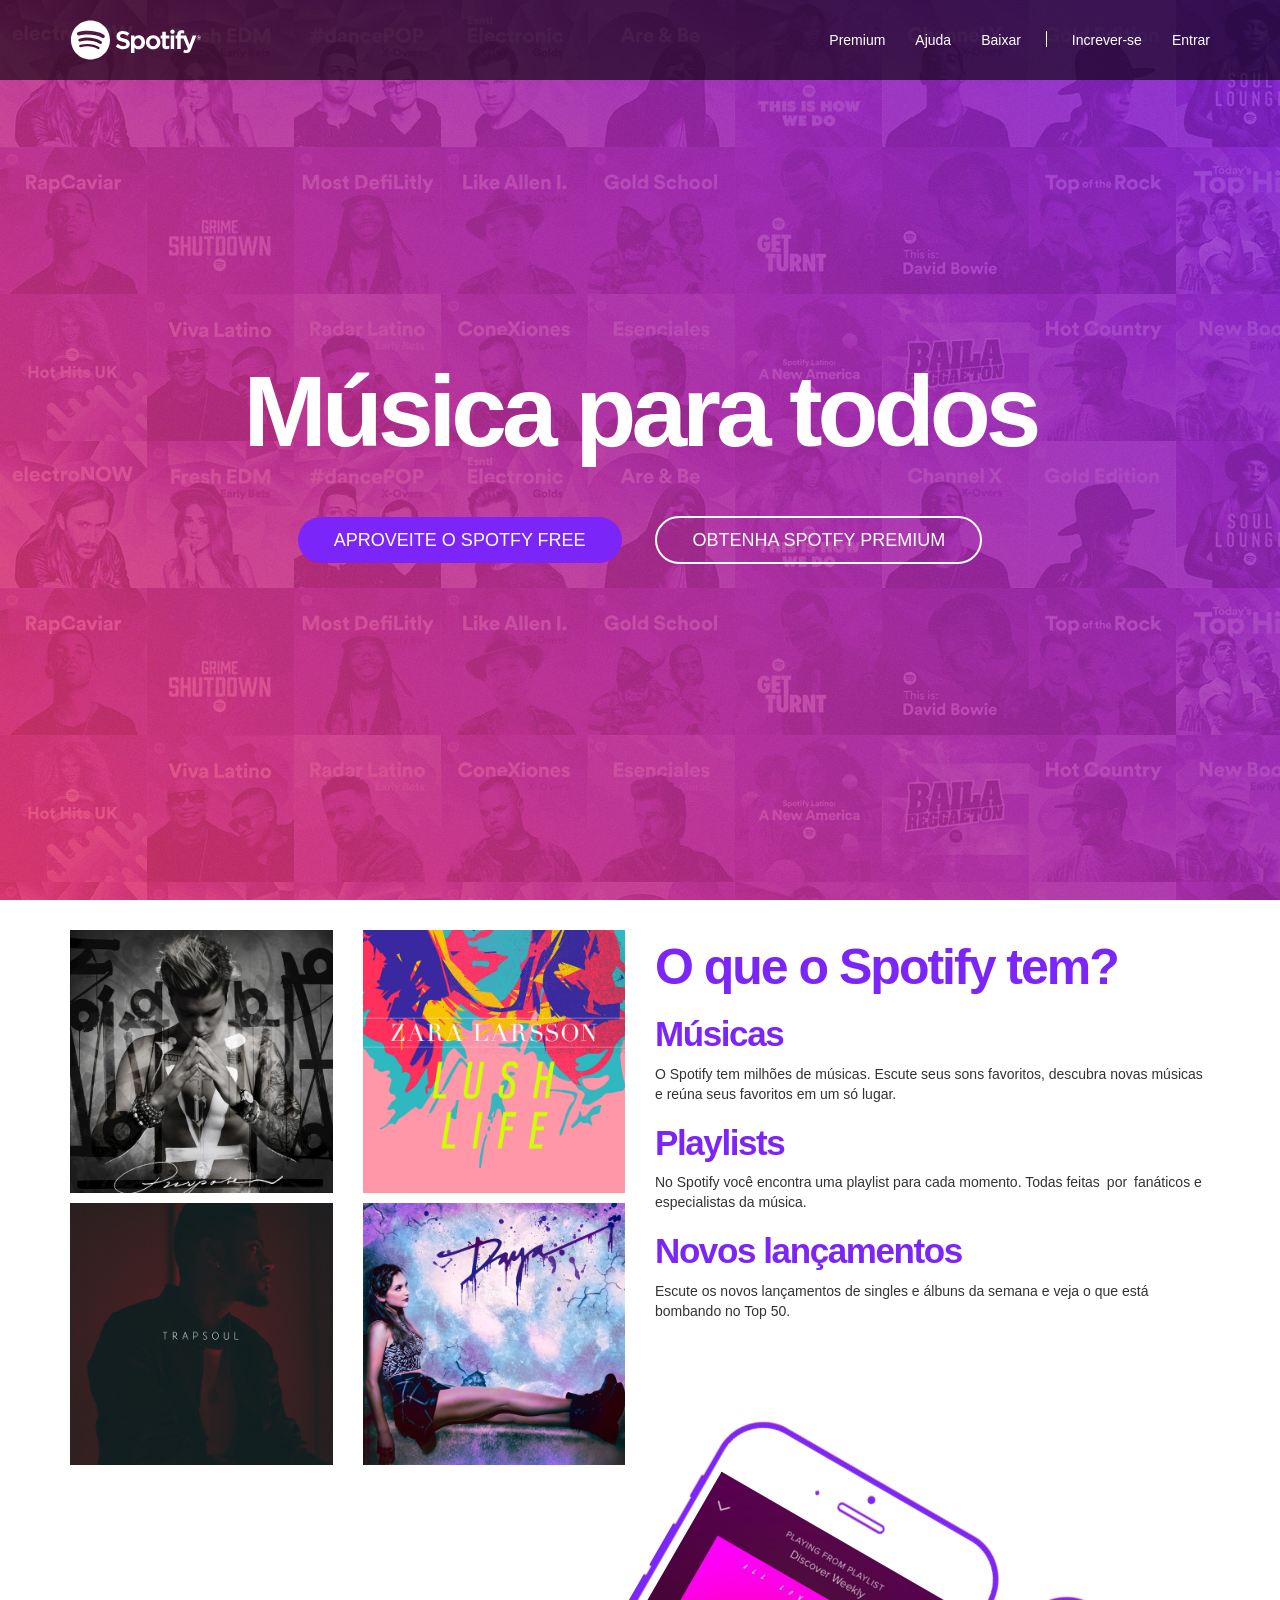
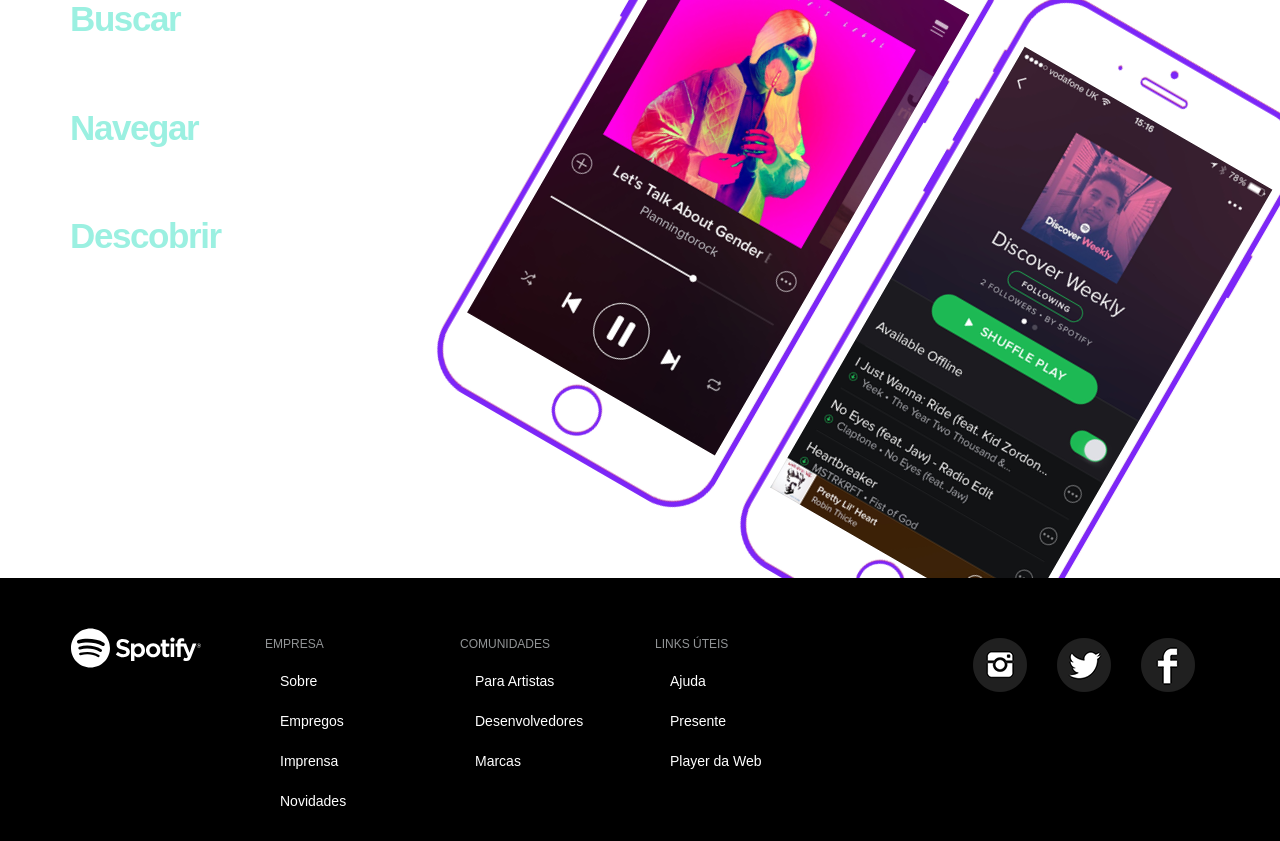
<file: index.html>
<!DOCTYPE html>
<html lang="pt-br">
  <head>
    <meta charset="utf-8">
    <meta http-equiv="X-UA-Compatible" content="IE=edge">
    <meta name="viewport" content="width=device-width, initial-scale=1">

    <title>Música para todos - Spotify</title>
    <link rel="icon" href="imagens/favicon.png">

    <!-- Bootstrap -->
    <link href="bootstrap/css/bootstrap.min.css" rel="stylesheet">
    <link href="estilo.css" rel="stylesheet">
    <!-- HTML5 shim and Respond.js for IE8 support of HTML5 elements and media queries -->
    <!-- WARNING: Respond.js doesn't work if you view the page via file:// -->
    <!--[if lt IE 9]>
      <script src="https://oss.maxcdn.com/html5shiv/3.7.2/html5shiv.min.js"></script>
      <script src="https://oss.maxcdn.com/respond/1.4.2/respond.min.js"></script>
    <![endif]-->
  </head>
  <body>
    <nav class="navbar navbar-fixed-top navbar-inverse navbar-transparente">
      <div class="container">
       
      <!-- Botão Toggle -->       
      <button type="button" class="navbar-toggle collapsed" data-toggle="collapse" data-target="#barra-navegacao" >
        <span class="sr-only">alternar navegação</span>
        <span class="icon-bar"></span>
        <span class="icon-bar"></span>
        <span class="icon-bar"></span>
      </button>

       <!-- Header -->
        <div class="navbar-header">
          <a href="index.html" class="navbar-brand">
            <span class="img-logo"></span>
          </a>
        </div>

        <!-- Navbar -->
        <div class="collapse navbar-collapse" id="barra-navegacao">
          <ul class="nav navbar-nav navbar-right">
            <li><a href="">Premium</a></li>
            <li><a href="">Ajuda</a></li>
            <li><a href="">Baixar</a></li>
            <li class="divisor" role="separator"></li>
            <li><a href="">Increver-se</a></li>
            <li><a href="">Entrar</a></li>
          </ul>
        </div>

      </div>  <!-- /Container -->
    </nav>  <!-- /Nav -->

    <div class="capa">
      <div class="texto-capa">
        <h1>Música para todos</h1>
        <a href="" class="btn btn-custom btn-roxo btn-lg">Aproveite o Spotfy Free</a>
        <a href="" class="btn btn-custom btn-branco btn-lg">Obtenha Spotfy Premium</a>
      </div>
    </div>

    <!-- Conteudos -->
    <section id="servicos">
      <div class="container">
        <!-- Row -->
        <div class="row">
          <!-- Albuns -->
          <div class="col-md-6">
              <div class="row albuns"> <!-- Row -->

                <div class="col-md-6">
                  <img src="imagens/img1.jpg" class="img-responsive">
                </div>
                <div class="col-md-6">
                  <img src="imagens/img2.jpg" class="img-responsive">
                </div>

              </div><!-- /Row -->
              <div class="row"> <!-- Row -->

                <div class="col-md-6">
                  <img src="imagens/img3.jpg" class="img-responsive">
                </div>
                <div class="col-md-6">
                  <img src="imagens/img4.jpg" class="img-responsive">
                </div>
                
              </div><!-- /Row -->
            </div>
          <!-- Servicos -->
          <div class="col-md-6">
            <h2>O que o Spotify tem?</h2>
            <h3>Músicas</h3>
            <p>O Spotify tem milhões de músicas. Escute seus sons favoritos, descubra novas músicas e reúna seus favoritos em um só lugar.</p>

            <h3>Playlists</h3>
            <p>No Spotify você encontra uma playlist para cada momento. Todas feitas por fanáticos e especialistas da música.</p>

            <h3>Novos lançamentos</h3>
            <p>Escute os novos lançamentos de singles e álbuns da semana e veja o que está bombando no Top 50.</p>
          </div>
        </div> <!-- /Row -->
      </div>  
    </section>

    <section id="recursos">
      <div class="container">
        <div class="row"> <!-- Row -->
          <!-- Recursos -->
          <div class="col-md-4">

            <h2>Facil</h2>

            <h3>Buscar</h3>
            <p>Já sabe o que quer escutar? É só procurar e apertar o play.</p>

            <h3>Navegar</h3>
            <p>Veja os novos lançamentos, o que está bombando nas paradas e as melhores playlists para o seu momento.</p>

            <h3>Descobrir</h3>
            <p>Curta músicas novas toda segunda-feira com uma playlist personalizada pra você. Ou relaxe e curta uma das rádios.</p>

          </div>
          <!--  Img Recursos -->
          <div class="col-md-8">

              <div class="row rotacionar" > <!-- Row -->

                <div class="col-md-6">
                  <img src="imagens/iphone1.png" class="img-responsive">
                </div>
                <div class="col-md-6">
                  <img src="imagens/iphone2.png" class="img-responsive">
                </div>

              </div><!-- /Row -->                 
          </div>
        </div>
      </div>
    </section> 

    <!-- Rodape -->
    <footer id="rodape">
      <div class="container">
        
        <div class="row"><!--Row -->
          <div class="col-md-2">
            <span class="img-logo">Spotify</span>
          </div>

          <div class="col-md-2">
            <h4>EMPRESA</h4>
            <ul class="nav">
              <li><a href="#">Sobre</a></li>
              <li><a href="#">Empregos</a></li>
              <li><a href="#">Imprensa</a></li>
              <li><a href="#">Novidades</a></li>
            </ul>
          </div>

          <div class="col-md-2">
            <h4>COMUNIDADES</h4>
            <ul class="nav">
              <li><a href="#">Para Artistas</a></li>
              <li><a href="#">Desenvolvedores</a></li>
              <li><a href="#">Marcas</a></li>
            </ul>
          </div>

          <div class="col-md-2">
            <h4>LINKS ÚTEIS</h4>
            <ul class="nav">
              <li><a href="#">Ajuda</a></li>
              <li><a href="#">Presente</a></li>
              <li><a href="#">Player da Web</a></li>
            </ul>
          </div>
          
          <div class="col-md-4">
              <ul class="nav">
              <li><a href="#" class="item-rede-social"><img src="imagens/facebook.png"></a></li>
              <li><a href="#" class="item-rede-social"><img src="imagens/twitter.png"></a></li>
              <li><a href="#" class="item-rede-social"><img src="imagens/instagram.png"></a></li>
            </ul>
          </div>
        </div> <!-- /Row -->
      </div>
    </footer>


    <!-- jQuery (necessary for Bootstrap's JavaScript plugins) -->
    <script src="https://ajax.googleapis.com/ajax/libs/jquery/1.11.3/jquery.min.js"></script>

    <!-- Include all compiled plugins (below), or include individual files as needed -->
    <script src="bootstrap/js/bootstrap.min.js"></script>
  </body>
</html>
</file>
<file: estilo.css>
/*
*
*
* @author Marco Tulio Macedo Rodrigues
* @version 0.1
*/

/*=============================== Layout ========================================*/

html,body, .capa{
	height: 100%;
}

body{
	background: url('imagens/capa.png'),
	url('imagens/ruido.png'),
	linear-gradient(50deg,#ff4169,#7c26f8);
	background-attachment: fixed;
	font-family: Helvetica,Arial,sans-serif;
	overflow-x: hidden;
}
/* -- Barra de Navegação */
.img-logo{
	height: 40px;
	width: 132px;
	display: block;
	background: url(imagens/spotify.svg) no-repeat;
	background-size: contain;
	color: transparent;
}

nav.navbar-transparente{
	padding: 15px 0px;
	background: rgba(0, 0, 0, 0.6);
	border: none;
}

.navbar-brand{
	padding: 5px 15px;
}

.divisor{
	width: 1px;
	height: 16px;
	background: white;
	margin: 16px 10px;
}

.navbar-inverse .navbar-nav>li>a, footer .nav a{
	color: white;
}
.navbar-inverse .navbar-nav>li>a:hover, footer .nav a:hover{
	color: #9bf0e1;
	background: none;
}

/* -- Imagem Capa do Site */
.capa{
	display: table;
	width: 100%;
}
.texto-capa{
	text-align: center;
	color: white;
	display: table-cell;
	vertical-align: middle;
}

/* -- Botões */
.btn-custom{
	color: white;
	border-radius: 500px;
	-webkit-border-radius: 500px;
	-moz-border-radius: 500px;
	padding: 10px 35px;
	margin: 0px 15px;
	transition: background 0.4s, color 0.4s;
	text-transform: uppercase;
}
.btn-roxo{
	background: #7c25f8;
}

.btn-roxo:hover{
	background: #6207e3;
	color: white;
}

.btn-branco{
	border: 2px solid white;
}

.btn-branco:hover{
	background: white;
	color: black;
}

/***** Section Serviços ********/
#servicos{
	background: white;
	padding-top: 20px;
	padding-bottom: 20px;

}

.albuns{
	padding: 10px 0px 10px  0px;
}

/***** Section Recursos ********/
#recursos{
	padding-top: 20px;
	padding-bottom: 20px;
	color: white;

}

.rotacionar{
	transform: rotate(30deg);
	-ms-transform: rotate(30deg);
	-webkit-transform: rotate(30deg);
	padding-left: 80px;
}

/***** Rodape ********/
footer{
	background: #000;
	padding: 50px 0px 20px 0px;
	position: relative;
}
.item-rede-social{
	float: right;
}

/*=============================== Tipografia ========================================*/

h1{
	font-size: 100px;
	font-weight: 900;
	letter-spacing: -0.05em;
	margin-bottom: 50px;
}

h2{
	font-size: 50px;
	font-weight: 700;
	letter-spacing:  -0.04em;
}

h3{
	font-size: 35px;
	font-weight: 700;
	letter-spacing: -0.04em;
}

#rodape h4{
	color: #919496;
	font-size: 12px;
	text-transform: uppercase;


}

#servicos h2, #servicos h3{
	color: #7c25f8;
}

#recursos h3{
	color: #9bf0e1;
}
</file>
